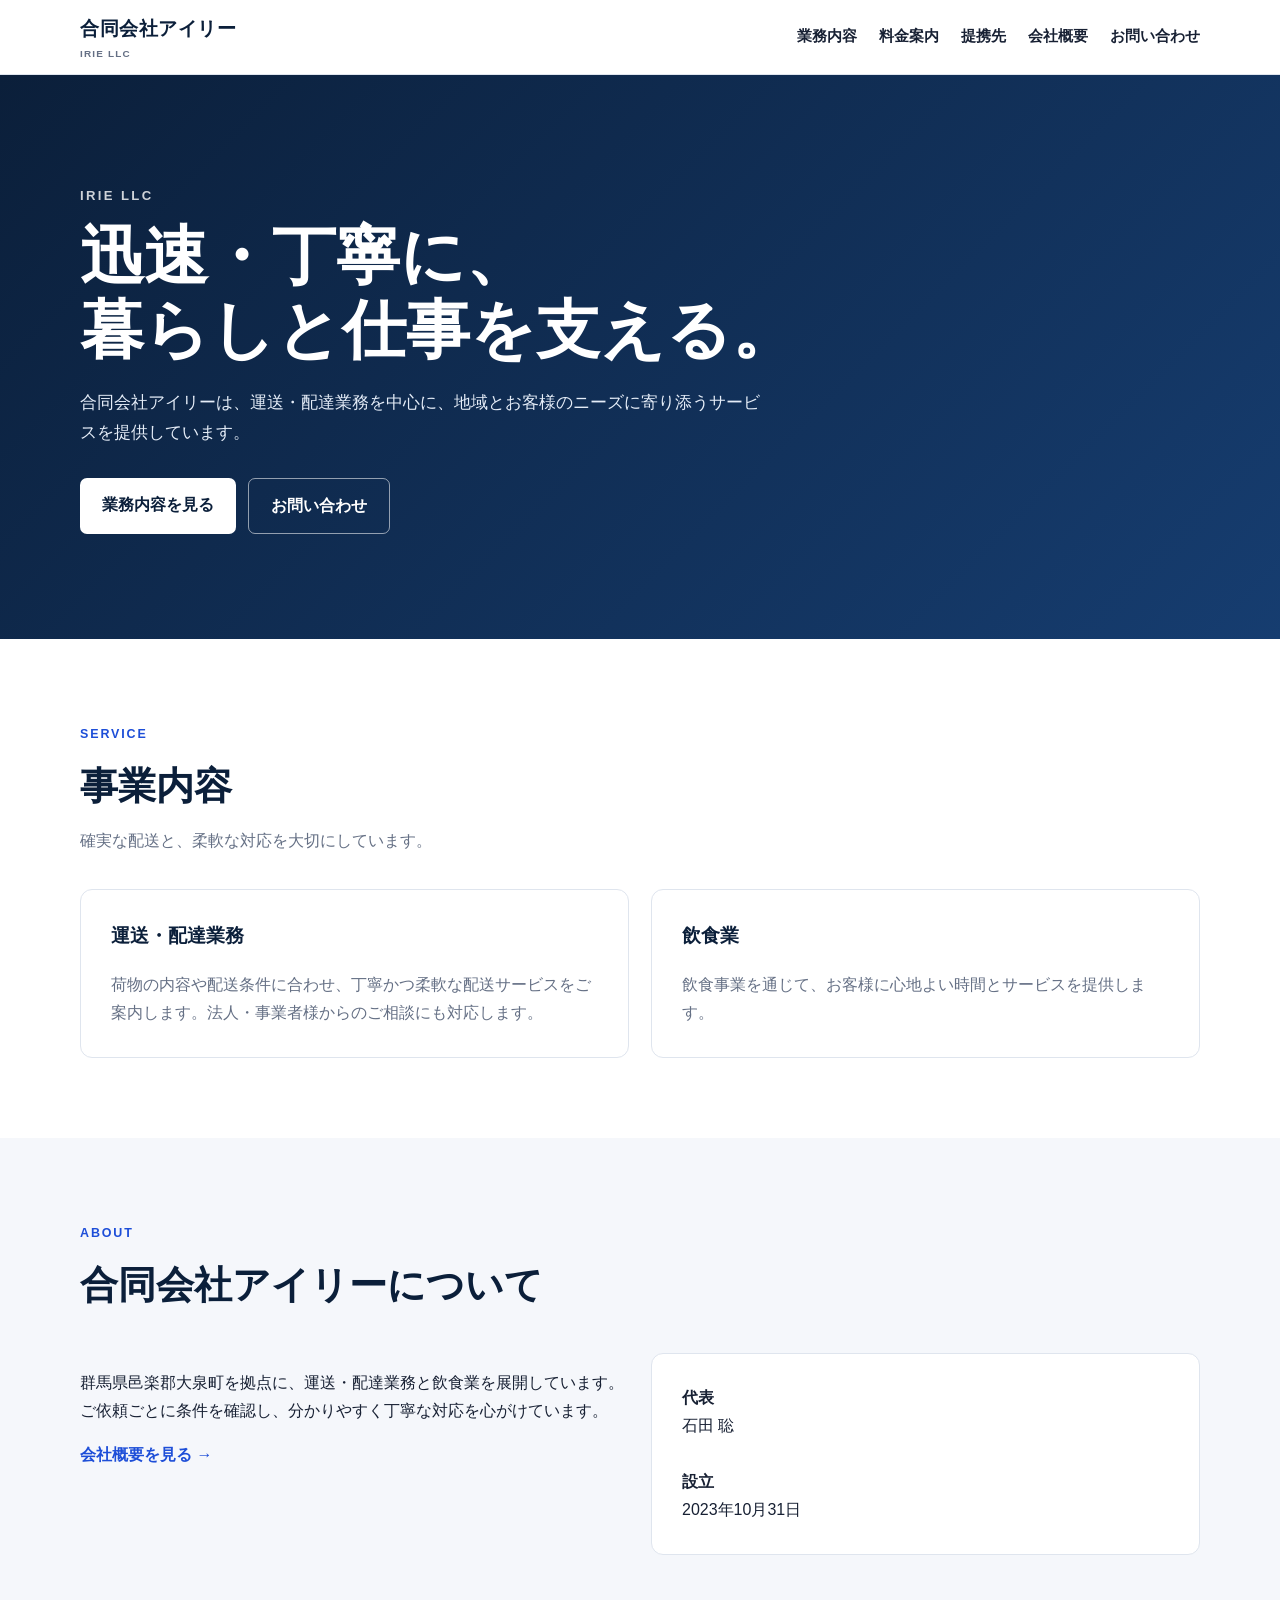
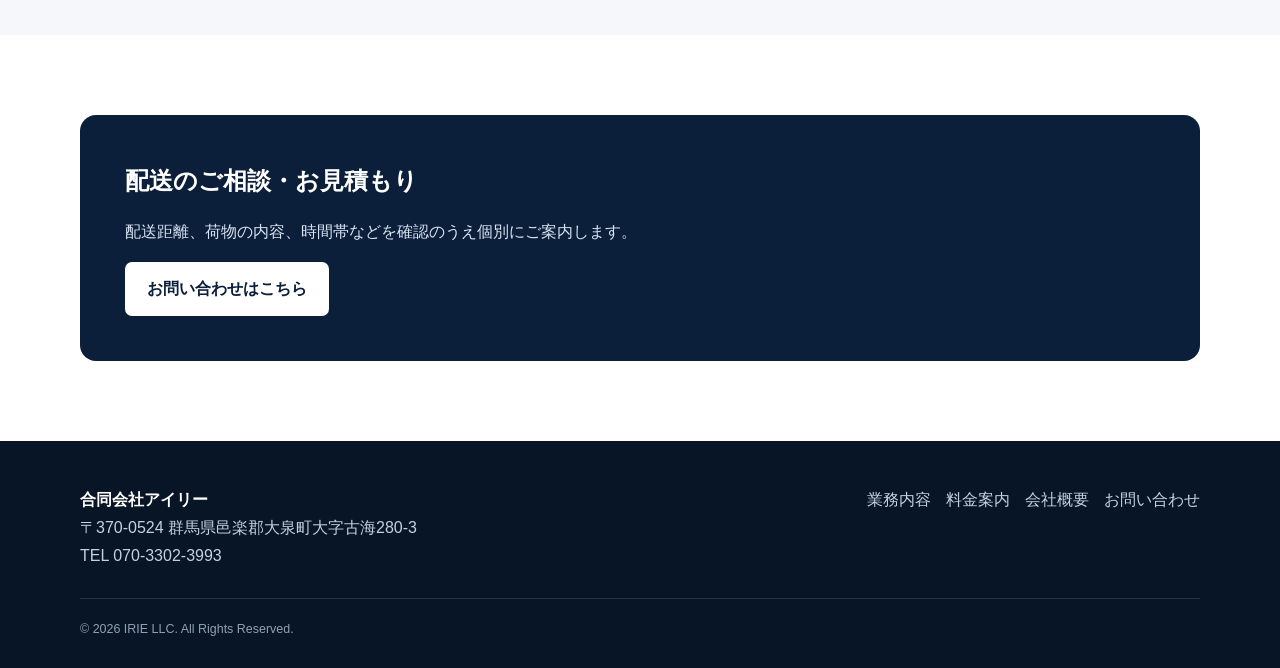
<file: index.html>
<!doctype html><html lang="ja"><head><meta charset="utf-8"><meta name="viewport" content="width=device-width,initial-scale=1"><title>合同会社アイリー｜群馬県大泉町の運送・配達・飲食事業</title><meta name="description" content="群馬県邑楽郡大泉町の合同会社アイリー公式サイト。運送・配達業務を中心に、飲食事業も展開しています。配送のご相談・お見積もりはお気軽にお問い合わせください。"><link rel="canonical" href="https://irie-llc.github.io/irie-llc/"><meta name="robots" content="index,follow"><meta property="og:type" content="website"><meta property="og:locale" content="ja_JP"><meta property="og:site_name" content="合同会社アイリー"><meta property="og:title" content="合同会社アイリー｜群馬県大泉町の運送・配達・飲食事業"><meta property="og:description" content="群馬県邑楽郡大泉町の合同会社アイリー公式サイト。運送・配達業務を中心に、飲食事業も展開しています。配送のご相談・お見積もりはお気軽にお問い合わせください。"><meta property="og:url" content="https://irie-llc.github.io/irie-llc/"><script type="application/ld+json">{"@context":"https://schema.org","@type":"Organization","name":"合同会社アイリー","alternateName":"IRIE LLC","url":"https://irie-llc.github.io/irie-llc/","telephone":"070-3302-3993","foundingDate":"2023-10-31","address":{"@type":"PostalAddress","postalCode":"370-0524","addressRegion":"群馬県","addressLocality":"邑楽郡大泉町","streetAddress":"大字古海280-3","addressCountry":"JP"}}</script><link rel="stylesheet" href="style.css"></head><body><header class="site-header"><div class="container header-inner"><a class="brand" href="index.html">合同会社アイリー<small>IRIE LLC</small></a><button class="menu-btn" aria-label="メニュー">☰</button><nav class="nav"><a href="service.html">業務内容</a><a href="price.html">料金案内</a><a href="partners.html">提携先</a><a href="company.html">会社概要</a><a href="contact.html">お問い合わせ</a></nav></div></header><main><section class="hero"><div class="container"><div class="eyebrow">IRIE LLC</div><h1>迅速・丁寧に、<br>暮らしと仕事を支える。</h1><p>合同会社アイリーは、運送・配達業務を中心に、地域とお客様のニーズに寄り添うサービスを提供しています。</p><div class="buttons"><a class="btn" href="service.html">業務内容を見る</a><a class="btn outline" href="contact.html">お問い合わせ</a></div></div></section><section><div class="container"><div class="section-head"><span>SERVICE</span><h2>事業内容</h2><p>確実な配送と、柔軟な対応を大切にしています。</p></div><div class="grid"><div class="card"><h3>運送・配達業務</h3><p>荷物の内容や配送条件に合わせ、丁寧かつ柔軟な配送サービスをご案内します。法人・事業者様からのご相談にも対応します。</p></div><div class="card"><h3>飲食業</h3><p>飲食事業を通じて、お客様に心地よい時間とサービスを提供します。</p></div></div></div></section><section class="soft"><div class="container"><div class="section-head"><span>ABOUT</span><h2>合同会社アイリーについて</h2></div><div class="grid"><div><p>群馬県邑楽郡大泉町を拠点に、運送・配達業務と飲食業を展開しています。ご依頼ごとに条件を確認し、分かりやすく丁寧な対応を心がけています。</p><a href="company.html" style="color:#1d4ed8;font-weight:700">会社概要を見る →</a></div><div class="card"><strong>代表</strong><br>石田 聡<br><br><strong>設立</strong><br>2023年10月31日</div></div></div></section><section><div class="container"><div class="cta"><h2>配送のご相談・お見積もり</h2><p>配送距離、荷物の内容、時間帯などを確認のうえ個別にご案内します。</p><a class="btn" href="contact.html">お問い合わせはこちら</a></div></div></section></main><footer class="footer"><div class="container"><div class="footer-grid"><div><strong>合同会社アイリー</strong><br>〒370-0524 群馬県邑楽郡大泉町大字古海280-3<br>TEL 070-3302-3993</div><nav><a href="service.html">業務内容</a><a href="price.html">料金案内</a><a href="company.html">会社概要</a><a href="contact.html">お問い合わせ</a></nav></div><div class="copyright">© 2026 IRIE LLC. All Rights Reserved.</div></div></footer><script src="script.js"></script></body></html>
</file>
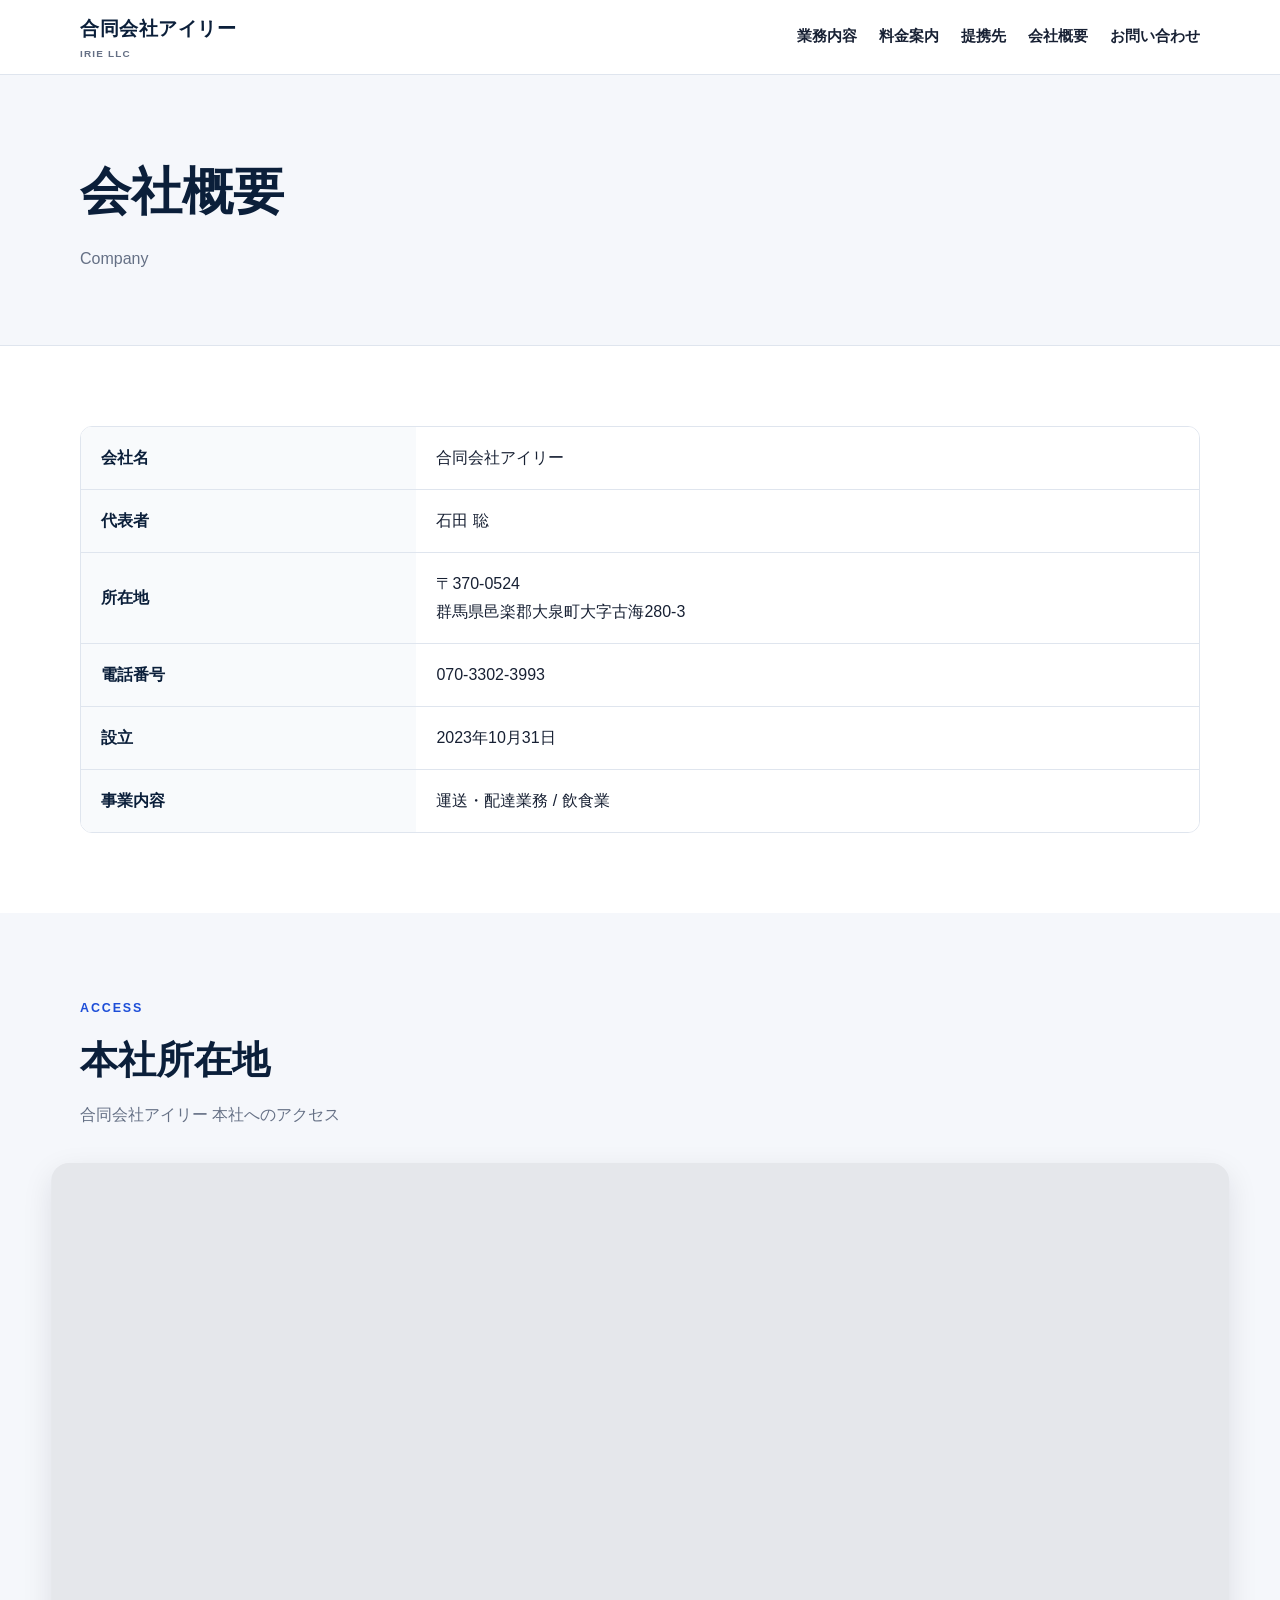
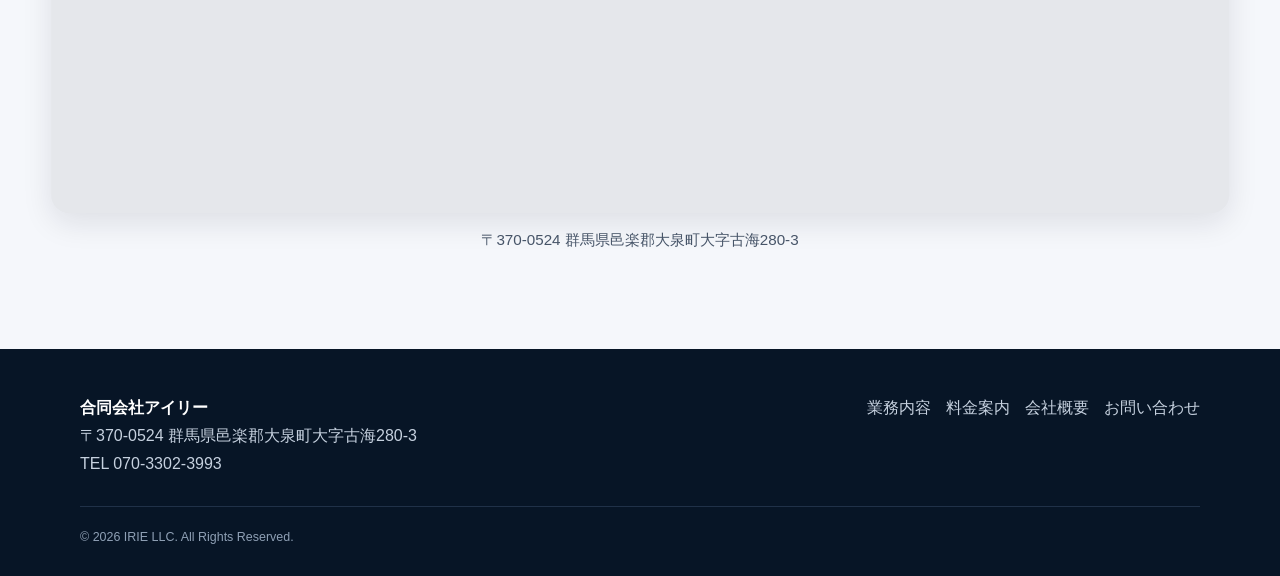
<file: company.html>
<!doctype html><html lang="ja"><head><meta charset="utf-8"><meta name="viewport" content="width=device-width,initial-scale=1"><title>会社概要｜合同会社アイリー｜群馬県邑楽郡大泉町</title><meta name="description" content="合同会社アイリーの会社概要。所在地は群馬県邑楽郡大泉町大字古海280-3。2023年10月設立、運送・配達業務および飲食業を展開しています。"><link rel="canonical" href="https://irie-llc.github.io/irie-llc/company.html"><meta name="robots" content="index,follow"><meta property="og:type" content="website"><meta property="og:locale" content="ja_JP"><meta property="og:site_name" content="合同会社アイリー"><meta property="og:title" content="会社概要｜合同会社アイリー｜群馬県邑楽郡大泉町"><meta property="og:description" content="合同会社アイリーの会社概要。所在地は群馬県邑楽郡大泉町大字古海280-3。2023年10月設立、運送・配達業務および飲食業を展開しています。"><meta property="og:url" content="https://irie-llc.github.io/irie-llc/company.html"><script type="application/ld+json">{"@context":"https://schema.org","@type":"Organization","name":"合同会社アイリー","alternateName":"IRIE LLC","url":"https://irie-llc.github.io/irie-llc/","telephone":"070-3302-3993","foundingDate":"2023-10-31","address":{"@type":"PostalAddress","postalCode":"370-0524","addressRegion":"群馬県","addressLocality":"邑楽郡大泉町","streetAddress":"大字古海280-3","addressCountry":"JP"}}</script><link rel="stylesheet" href="style.css"></head><body><header class="site-header"><div class="container header-inner"><a class="brand" href="index.html">合同会社アイリー<small>IRIE LLC</small></a><button class="menu-btn" aria-label="メニュー">☰</button><nav class="nav"><a href="service.html">業務内容</a><a href="price.html">料金案内</a><a href="partners.html">提携先</a><a href="company.html">会社概要</a><a href="contact.html">お問い合わせ</a></nav></div></header><main><div class="page-hero"><div class="container"><h1>会社概要</h1><p>Company</p></div></div><section><div class="container"><div class="table-wrap"><table><tr><th>会社名</th><td>合同会社アイリー</td></tr><tr><th>代表者</th><td>石田 聡</td></tr><tr><th>所在地</th><td>〒370-0524<br>群馬県邑楽郡大泉町大字古海280-3</td></tr><tr><th>電話番号</th><td><a href="tel:07033023993">070-3302-3993</a></td></tr><tr><th>設立</th><td>2023年10月31日</td></tr><tr><th>事業内容</th><td>運送・配達業務 / 飲食業</td></tr></table></div></div></section><section class="soft"><div class="container"><div class="section-head"><span>ACCESS</span><h2>本社所在地</h2><p>合同会社アイリー 本社へのアクセス</p></div><div class="map-wrap"><iframe src="https://www.google.com/maps?q=%E7%BE%A4%E9%A6%AC%E7%9C%8C%E9%82%91%E6%A5%BD%E9%83%A1%E5%A4%A7%E6%B3%89%E7%94%BA%E5%A4%A7%E5%AD%97%E5%8F%A4%E6%B5%B7280-3&output=embed" title="合同会社アイリー 本社所在地 Googleマップ" loading="lazy" referrerpolicy="no-referrer-when-downgrade" allowfullscreen></iframe></div><p class="map-address">〒370-0524 群馬県邑楽郡大泉町大字古海280-3</p></div></section></main><footer class="footer"><div class="container"><div class="footer-grid"><div><strong>合同会社アイリー</strong><br>〒370-0524 群馬県邑楽郡大泉町大字古海280-3<br>TEL 070-3302-3993</div><nav><a href="service.html">業務内容</a><a href="price.html">料金案内</a><a href="company.html">会社概要</a><a href="contact.html">お問い合わせ</a></nav></div><div class="copyright">© 2026 IRIE LLC. All Rights Reserved.</div></div></footer><script src="script.js"></script></body></html>
</file>
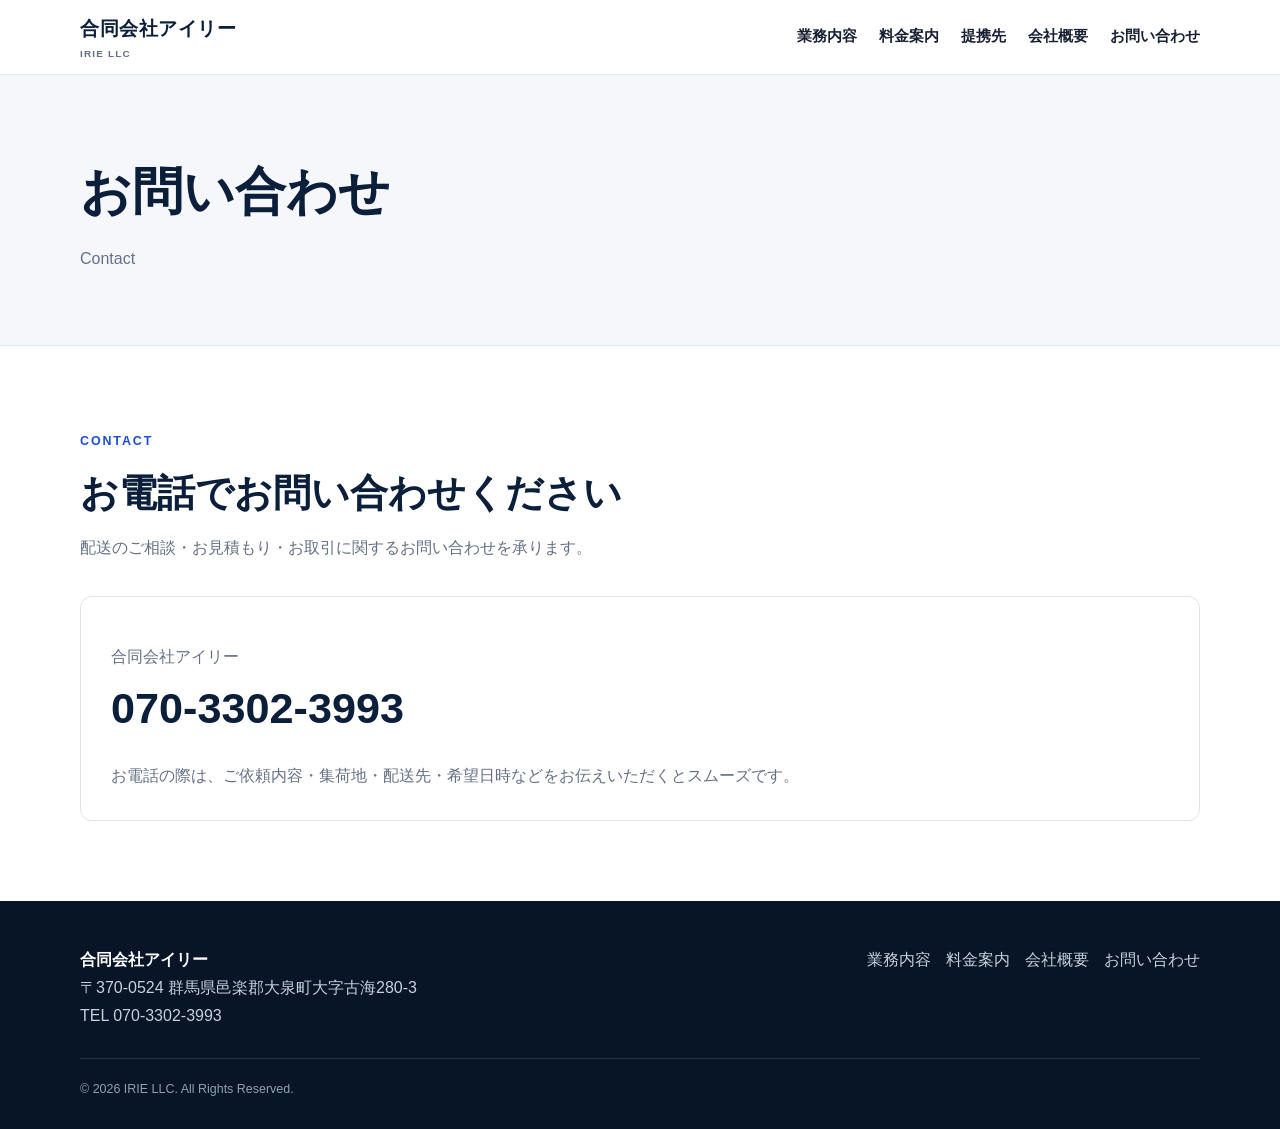
<file: contact.html>
<!doctype html><html lang="ja"><head><meta charset="utf-8"><meta name="viewport" content="width=device-width,initial-scale=1"><title>お問い合わせ｜合同会社アイリー</title><meta name="description" content="合同会社アイリーへのお問い合わせ。運送・配達のご相談、お見積もり、事業に関するお問い合わせはこちらから。"><link rel="canonical" href="https://irie-llc.github.io/irie-llc/contact.html"><meta name="robots" content="index,follow"><meta property="og:type" content="website"><meta property="og:locale" content="ja_JP"><meta property="og:site_name" content="合同会社アイリー"><meta property="og:title" content="お問い合わせ｜合同会社アイリー"><meta property="og:description" content="合同会社アイリーへのお問い合わせ。運送・配達のご相談、お見積もり、事業に関するお問い合わせはこちらから。"><meta property="og:url" content="https://irie-llc.github.io/irie-llc/contact.html"><script type="application/ld+json">{"@context":"https://schema.org","@type":"Organization","name":"合同会社アイリー","alternateName":"IRIE LLC","url":"https://irie-llc.github.io/irie-llc/","telephone":"070-3302-3993","foundingDate":"2023-10-31","address":{"@type":"PostalAddress","postalCode":"370-0524","addressRegion":"群馬県","addressLocality":"邑楽郡大泉町","streetAddress":"大字古海280-3","addressCountry":"JP"}}</script><link rel="stylesheet" href="style.css"></head><body><header class="site-header"><div class="container header-inner"><a class="brand" href="index.html">合同会社アイリー<small>IRIE LLC</small></a><button class="menu-btn" aria-label="メニュー">☰</button><nav class="nav"><a href="service.html">業務内容</a><a href="price.html">料金案内</a><a href="partners.html">提携先</a><a href="company.html">会社概要</a><a href="contact.html">お問い合わせ</a></nav></div></header><main><div class="page-hero"><div class="container"><h1>お問い合わせ</h1><p>Contact</p></div></div><section><div class="container"><div class="section-head"><span>CONTACT</span><h2>お電話でお問い合わせください</h2><p>配送のご相談・お見積もり・お取引に関するお問い合わせを承ります。</p></div><div class="card"><p>合同会社アイリー</p><a class="tel" href="tel:07033023993">070-3302-3993</a><p>お電話の際は、ご依頼内容・集荷地・配送先・希望日時などをお伝えいただくとスムーズです。</p></div></div></section></main><footer class="footer"><div class="container"><div class="footer-grid"><div><strong>合同会社アイリー</strong><br>〒370-0524 群馬県邑楽郡大泉町大字古海280-3<br>TEL 070-3302-3993</div><nav><a href="service.html">業務内容</a><a href="price.html">料金案内</a><a href="company.html">会社概要</a><a href="contact.html">お問い合わせ</a></nav></div><div class="copyright">© 2026 IRIE LLC. All Rights Reserved.</div></div></footer><script src="script.js"></script></body></html>
</file>
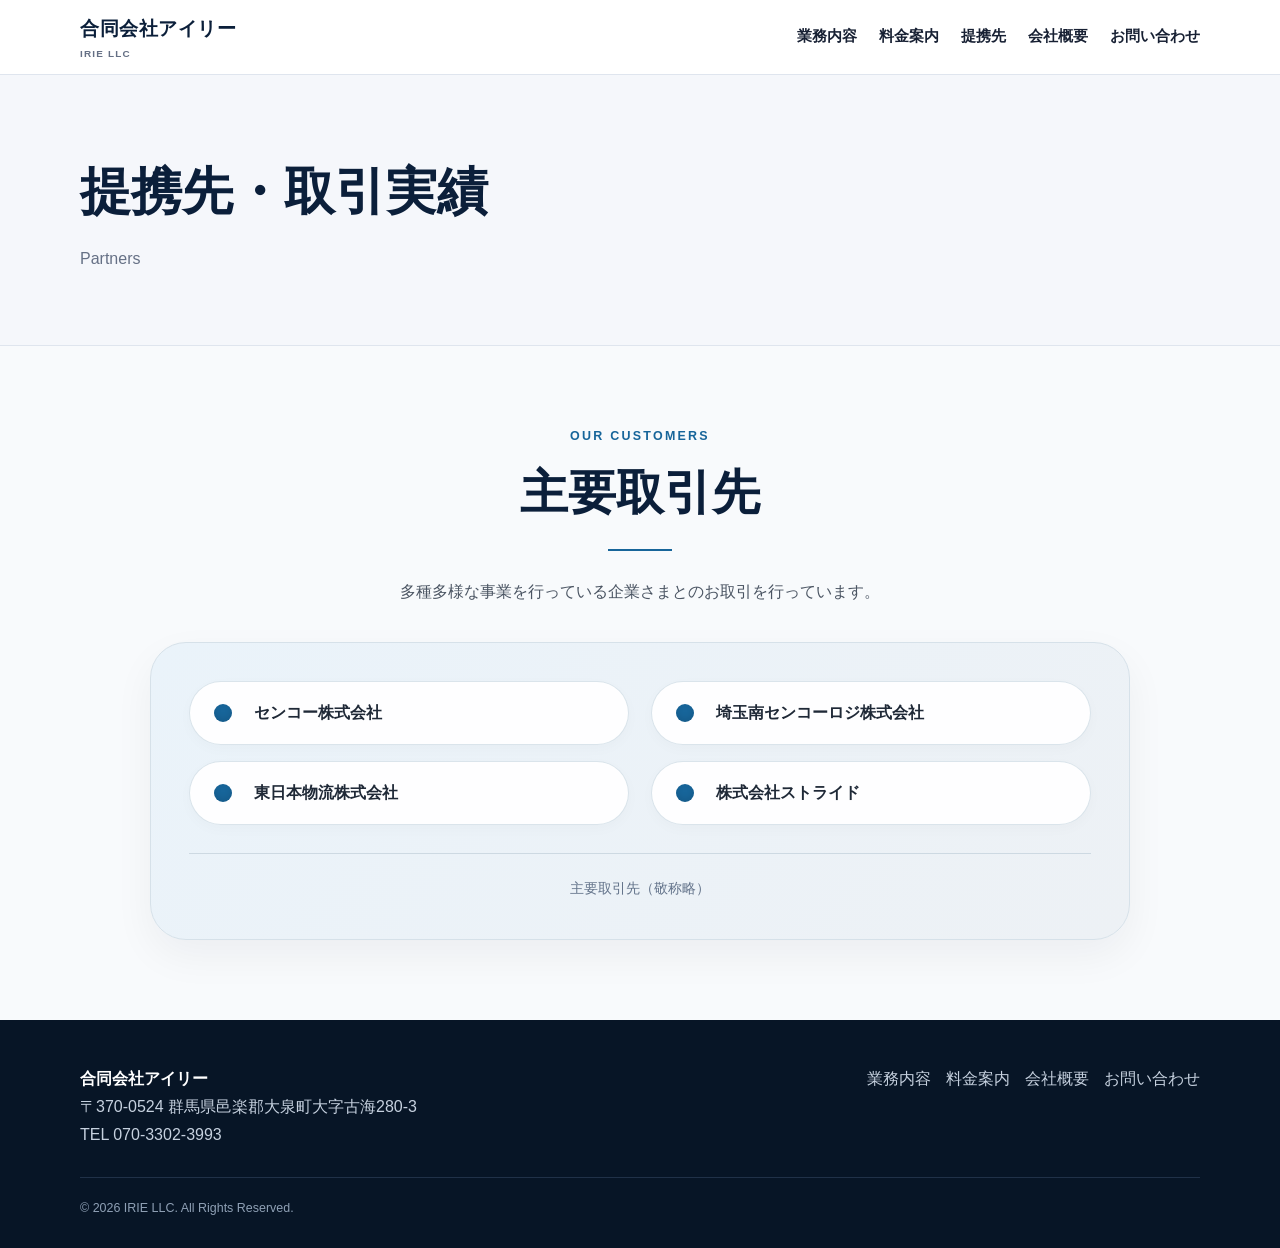
<file: partners.html>
<!doctype html><html lang="ja"><head><meta charset="utf-8"><meta name="viewport" content="width=device-width,initial-scale=1"><title>提携先・取引実績｜合同会社アイリー</title><meta name="description" content="合同会社アイリーの提携先・取引実績についてご案内します。法人・事業者様からの配送に関するご相談も承ります。"><link rel="canonical" href="https://irie-llc.github.io/irie-llc/partners.html"><meta name="robots" content="index,follow"><meta property="og:type" content="website"><meta property="og:locale" content="ja_JP"><meta property="og:site_name" content="合同会社アイリー"><meta property="og:title" content="提携先・取引実績｜合同会社アイリー"><meta property="og:description" content="合同会社アイリーの提携先・取引実績についてご案内します。法人・事業者様からの配送に関するご相談も承ります。"><meta property="og:url" content="https://irie-llc.github.io/irie-llc/partners.html"><script type="application/ld+json">{"@context":"https://schema.org","@type":"Organization","name":"合同会社アイリー","alternateName":"IRIE LLC","url":"https://irie-llc.github.io/irie-llc/","telephone":"070-3302-3993","foundingDate":"2023-10-31","address":{"@type":"PostalAddress","postalCode":"370-0524","addressRegion":"群馬県","addressLocality":"邑楽郡大泉町","streetAddress":"大字古海280-3","addressCountry":"JP"}}</script><link rel="stylesheet" href="style.css"></head><body><header class="site-header"><div class="container header-inner"><a class="brand" href="index.html">合同会社アイリー<small>IRIE LLC</small></a><button class="menu-btn" aria-label="メニュー">☰</button><nav class="nav"><a href="service.html">業務内容</a><a href="price.html">料金案内</a><a href="partners.html">提携先</a><a href="company.html">会社概要</a><a href="contact.html">お問い合わせ</a></nav></div></header><main><div class="page-hero"><div class="container"><h1>提携先・取引実績</h1><p>Partners</p></div></div><section class="partners-section"><div class="container"><div class="partners-title"><span>OUR CUSTOMERS</span><h2>主要取引先</h2><p>多種多様な事業を行っている企業さまとのお取引を行っています。</p></div><div class="partners-panel"><ul class="partner-list"><li>センコー株式会社</li><li>埼玉南センコーロジ株式会社</li><li>東日本物流株式会社</li><li>株式会社ストライド</li></ul><p class="partners-caption">主要取引先（敬称略）</p></div></div></section></main><footer class="footer"><div class="container"><div class="footer-grid"><div><strong>合同会社アイリー</strong><br>〒370-0524 群馬県邑楽郡大泉町大字古海280-3<br>TEL 070-3302-3993</div><nav><a href="service.html">業務内容</a><a href="price.html">料金案内</a><a href="company.html">会社概要</a><a href="contact.html">お問い合わせ</a></nav></div><div class="copyright">© 2026 IRIE LLC. All Rights Reserved.</div></div></footer><script src="script.js"></script></body></html>
</file>
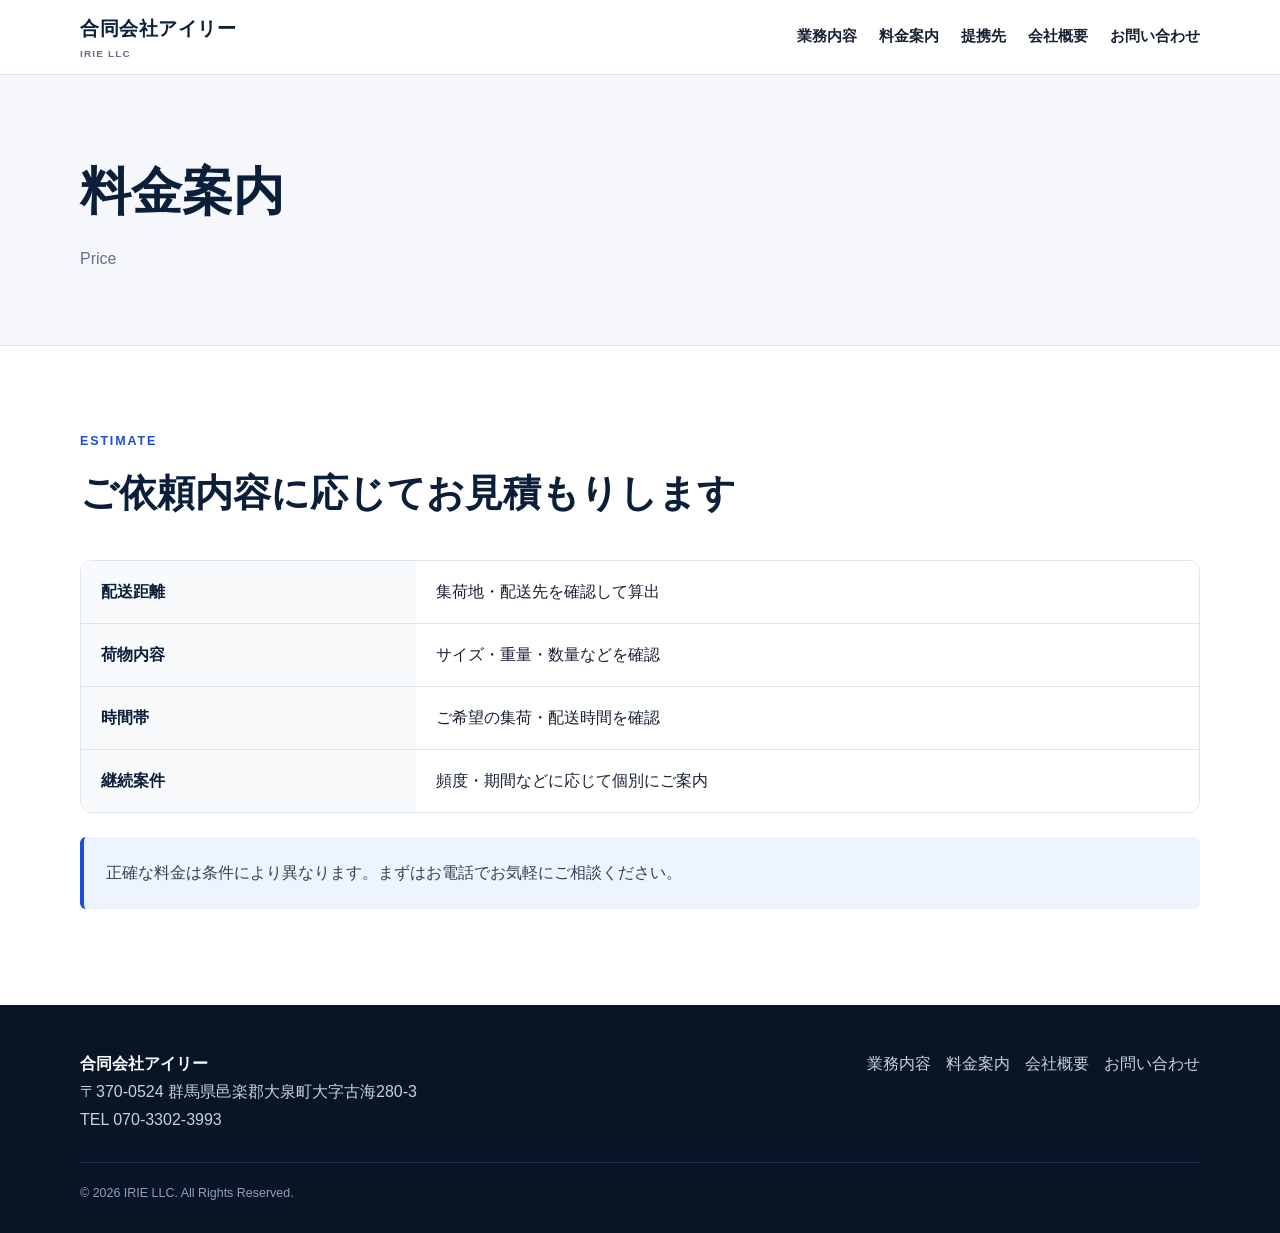
<file: price.html>
<!doctype html><html lang="ja"><head><meta charset="utf-8"><meta name="viewport" content="width=device-width,initial-scale=1"><title>料金案内｜運送・配達サービス｜合同会社アイリー</title><meta name="description" content="合同会社アイリーの料金案内。配送距離、荷物の内容、時間帯などの条件を確認し、個別にお見積もりをご案内します。"><link rel="canonical" href="https://irie-llc.github.io/irie-llc/price.html"><meta name="robots" content="index,follow"><meta property="og:type" content="website"><meta property="og:locale" content="ja_JP"><meta property="og:site_name" content="合同会社アイリー"><meta property="og:title" content="料金案内｜運送・配達サービス｜合同会社アイリー"><meta property="og:description" content="合同会社アイリーの料金案内。配送距離、荷物の内容、時間帯などの条件を確認し、個別にお見積もりをご案内します。"><meta property="og:url" content="https://irie-llc.github.io/irie-llc/price.html"><script type="application/ld+json">{"@context":"https://schema.org","@type":"Organization","name":"合同会社アイリー","alternateName":"IRIE LLC","url":"https://irie-llc.github.io/irie-llc/","telephone":"070-3302-3993","foundingDate":"2023-10-31","address":{"@type":"PostalAddress","postalCode":"370-0524","addressRegion":"群馬県","addressLocality":"邑楽郡大泉町","streetAddress":"大字古海280-3","addressCountry":"JP"}}</script><link rel="stylesheet" href="style.css"></head><body><header class="site-header"><div class="container header-inner"><a class="brand" href="index.html">合同会社アイリー<small>IRIE LLC</small></a><button class="menu-btn" aria-label="メニュー">☰</button><nav class="nav"><a href="service.html">業務内容</a><a href="price.html">料金案内</a><a href="partners.html">提携先</a><a href="company.html">会社概要</a><a href="contact.html">お問い合わせ</a></nav></div></header><main><div class="page-hero"><div class="container"><h1>料金案内</h1><p>Price</p></div></div><section><div class="container"><div class="section-head"><span>ESTIMATE</span><h2>ご依頼内容に応じてお見積もりします</h2></div><div class="table-wrap"><table><tr><th>配送距離</th><td>集荷地・配送先を確認して算出</td></tr><tr><th>荷物内容</th><td>サイズ・重量・数量などを確認</td></tr><tr><th>時間帯</th><td>ご希望の集荷・配送時間を確認</td></tr><tr><th>継続案件</th><td>頻度・期間などに応じて個別にご案内</td></tr></table></div><p class="notice" style="margin-top:24px">正確な料金は条件により異なります。まずはお電話でお気軽にご相談ください。</p></div></section></main><footer class="footer"><div class="container"><div class="footer-grid"><div><strong>合同会社アイリー</strong><br>〒370-0524 群馬県邑楽郡大泉町大字古海280-3<br>TEL 070-3302-3993</div><nav><a href="service.html">業務内容</a><a href="price.html">料金案内</a><a href="company.html">会社概要</a><a href="contact.html">お問い合わせ</a></nav></div><div class="copyright">© 2026 IRIE LLC. All Rights Reserved.</div></div></footer><script src="script.js"></script></body></html>
</file>
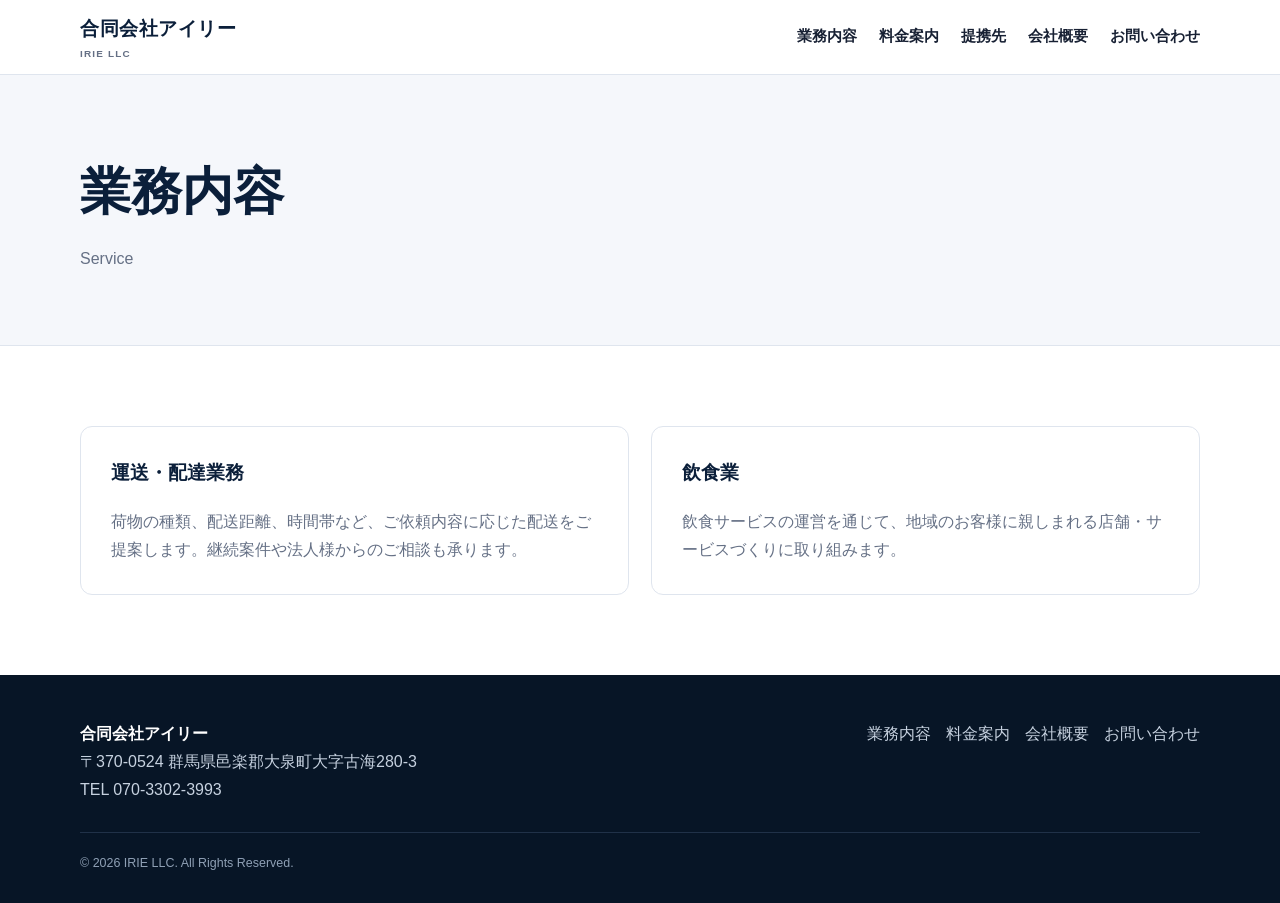
<file: service.html>
<!doctype html><html lang="ja"><head><meta charset="utf-8"><meta name="viewport" content="width=device-width,initial-scale=1"><title>業務内容｜運送・配達・飲食事業｜合同会社アイリー</title><meta name="description" content="合同会社アイリーの業務内容。群馬県邑楽郡大泉町を拠点に、運送・配達業務と飲食事業を展開しています。"><link rel="canonical" href="https://irie-llc.github.io/irie-llc/service.html"><meta name="robots" content="index,follow"><meta property="og:type" content="website"><meta property="og:locale" content="ja_JP"><meta property="og:site_name" content="合同会社アイリー"><meta property="og:title" content="業務内容｜運送・配達・飲食事業｜合同会社アイリー"><meta property="og:description" content="合同会社アイリーの業務内容。群馬県邑楽郡大泉町を拠点に、運送・配達業務と飲食事業を展開しています。"><meta property="og:url" content="https://irie-llc.github.io/irie-llc/service.html"><script type="application/ld+json">{"@context":"https://schema.org","@type":"Organization","name":"合同会社アイリー","alternateName":"IRIE LLC","url":"https://irie-llc.github.io/irie-llc/","telephone":"070-3302-3993","foundingDate":"2023-10-31","address":{"@type":"PostalAddress","postalCode":"370-0524","addressRegion":"群馬県","addressLocality":"邑楽郡大泉町","streetAddress":"大字古海280-3","addressCountry":"JP"}}</script><link rel="stylesheet" href="style.css"></head><body><header class="site-header"><div class="container header-inner"><a class="brand" href="index.html">合同会社アイリー<small>IRIE LLC</small></a><button class="menu-btn" aria-label="メニュー">☰</button><nav class="nav"><a href="service.html">業務内容</a><a href="price.html">料金案内</a><a href="partners.html">提携先</a><a href="company.html">会社概要</a><a href="contact.html">お問い合わせ</a></nav></div></header><main><div class="page-hero"><div class="container"><h1>業務内容</h1><p>Service</p></div></div><section><div class="container"><div class="grid"><div class="card"><h3>運送・配達業務</h3><p>荷物の種類、配送距離、時間帯など、ご依頼内容に応じた配送をご提案します。継続案件や法人様からのご相談も承ります。</p></div><div class="card"><h3>飲食業</h3><p>飲食サービスの運営を通じて、地域のお客様に親しまれる店舗・サービスづくりに取り組みます。</p></div></div></div></section></main><footer class="footer"><div class="container"><div class="footer-grid"><div><strong>合同会社アイリー</strong><br>〒370-0524 群馬県邑楽郡大泉町大字古海280-3<br>TEL 070-3302-3993</div><nav><a href="service.html">業務内容</a><a href="price.html">料金案内</a><a href="company.html">会社概要</a><a href="contact.html">お問い合わせ</a></nav></div><div class="copyright">© 2026 IRIE LLC. All Rights Reserved.</div></div></footer><script src="script.js"></script></body></html>
</file>
<file: style.css>
:root{--navy:#0b1f3a;--blue:#1d4ed8;--light:#f5f7fb;--text:#172033;--muted:#657085;--white:#fff;--line:#dfe5ee;--max:1120px}*{box-sizing:border-box}html{scroll-behavior:smooth}body{margin:0;font-family:-apple-system,BlinkMacSystemFont,"Segoe UI","Noto Sans JP",sans-serif;color:var(--text);line-height:1.75;background:#fff}a{color:inherit;text-decoration:none}.container{width:min(calc(100% - 40px),var(--max));margin:auto}.site-header{position:sticky;top:0;z-index:20;background:rgba(255,255,255,.96);border-bottom:1px solid var(--line);backdrop-filter:blur(8px)}.header-inner{height:74px;display:flex;align-items:center;justify-content:space-between}.brand{font-weight:800;font-size:1.2rem;color:var(--navy);letter-spacing:.03em}.brand small{display:block;font-size:.62rem;color:var(--muted);font-weight:600;letter-spacing:.12em}.nav{display:flex;gap:22px;align-items:center;font-size:.92rem;font-weight:650}.nav a:hover{color:var(--blue)}.menu-btn{display:none;border:0;background:none;font-size:1.5rem}.hero{background:linear-gradient(135deg,var(--navy),#163d70);color:#fff;padding:110px 0 105px}.hero .eyebrow{font-size:.82rem;letter-spacing:.18em;font-weight:700;opacity:.8}.hero h1{font-size:clamp(2.25rem,5vw,4.6rem);line-height:1.15;margin:12px 0 20px;max-width:850px}.hero p{max-width:680px;font-size:1.08rem;color:#e5edf8}.buttons{display:flex;gap:12px;flex-wrap:wrap;margin-top:30px}.btn{display:inline-block;padding:13px 22px;border-radius:7px;background:#fff;color:var(--navy);font-weight:750}.btn.outline{background:transparent;color:#fff;border:1px solid rgba(255,255,255,.55)}section{padding:80px 0}.section-head{margin-bottom:34px}.section-head span{color:var(--blue);font-size:.78rem;font-weight:800;letter-spacing:.15em}.section-head h2{font-size:clamp(1.8rem,3vw,2.6rem);margin:5px 0 8px;color:var(--navy)}.section-head p{color:var(--muted);margin:0}.grid{display:grid;grid-template-columns:repeat(2,1fr);gap:22px}.card{padding:30px;border:1px solid var(--line);border-radius:12px;background:#fff}.card h3{margin-top:0;color:var(--navy)}.card p{color:var(--muted);margin-bottom:0}.soft{background:var(--light)}.table-wrap{overflow-x:auto;border:1px solid var(--line);border-radius:12px}table{width:100%;border-collapse:collapse;background:#fff}th,td{padding:17px 20px;text-align:left;border-bottom:1px solid var(--line)}th{width:30%;background:#f8fafc;color:var(--navy)}tr:last-child th,tr:last-child td{border-bottom:0}.notice{padding:22px;border-left:4px solid var(--blue);background:#eef4ff;border-radius:6px;color:#334155}.cta{background:var(--navy);color:#fff;border-radius:16px;padding:45px}.cta h2{margin:0 0 10px}.cta p{color:#d9e4f3}.page-hero{padding:72px 0;background:var(--light);border-bottom:1px solid var(--line)}.page-hero h1{font-size:clamp(2rem,4vw,3.2rem);margin:0;color:var(--navy)}.page-hero p{color:var(--muted);margin:8px 0 0}.footer{background:#071526;color:#c6d1df;padding:45px 0 28px}.footer strong{color:#fff}.footer-grid{display:flex;justify-content:space-between;gap:30px;flex-wrap:wrap}.footer nav{display:flex;gap:15px;flex-wrap:wrap}.copyright{border-top:1px solid #203148;margin-top:28px;padding-top:20px;font-size:.78rem;color:#8fa0b5}.tel{font-size:clamp(1.7rem,4vw,2.7rem);font-weight:800;color:var(--navy)}@media(max-width:800px){.nav{display:none;position:absolute;top:74px;left:0;right:0;background:#fff;padding:20px;flex-direction:column;border-bottom:1px solid var(--line)}.nav.open{display:flex}.menu-btn{display:block}.hero{padding:80px 0}.grid{grid-template-columns:1fr}section{padding:60px 0}.container{width:min(calc(100% - 28px),var(--max))}.cta{padding:30px 24px}th,td{padding:14px}th{width:38%}}

/* Google Map */
.map-wrap{width:100%;height:420px;border-radius:18px;overflow:hidden;box-shadow:0 10px 30px rgba(15,23,42,.10);background:#e5e7eb}
.map-wrap iframe{width:100%;height:100%;border:0;display:block}
.map-address{margin-top:14px;font-size:.95rem;color:#475569}
@media (max-width:640px){.map-wrap{height:320px}}

/* Partners */
.partners-section{background:#f8fafc}
.partners-title{text-align:center;margin-bottom:36px}
.partners-title span{display:block;color:#17659a;font-size:.78rem;font-weight:850;letter-spacing:.18em;margin-bottom:4px}
.partners-title h2{margin:0;color:var(--navy);font-size:clamp(2rem,4vw,3rem)}
.partners-title h2:after{content:"";display:block;width:64px;height:2px;margin:14px auto 0;background:#17659a}
.partners-title p{margin:26px auto 0;color:#4b5563;font-size:1.02rem}
.partners-panel{max-width:980px;margin:0 auto;padding:38px;background:linear-gradient(135deg,#eaf3fa,#edf1f5);border:1px solid #d6e1e9;border-radius:36px;box-shadow:0 16px 40px rgba(15,23,42,.05)}
.partner-list{list-style:none;margin:0;padding:0;display:grid;grid-template-columns:repeat(2,minmax(0,1fr));gap:16px 22px}
.partner-list li{position:relative;display:flex;align-items:center;min-height:64px;padding:15px 22px 15px 64px;background:rgba(255,255,255,.92);border:1px solid rgba(214,225,233,.9);border-radius:999px;color:#1f2937;font-weight:700;font-size:1rem;box-shadow:0 4px 14px rgba(15,23,42,.025)}
.partner-list li:before{content:"";position:absolute;left:24px;width:18px;height:18px;border-radius:50%;background:#17659a;box-shadow:inset 0 -3px 6px rgba(0,0,0,.10)}
.partners-caption{text-align:center;margin:28px 0 0;padding-top:22px;border-top:1px solid #cdd9e2;color:#64748b;font-size:.9rem}
@media(max-width:800px){.partners-panel{padding:24px;border-radius:26px}.partner-list{grid-template-columns:1fr}.partner-list li{min-height:58px;padding:13px 18px 13px 54px}.partner-list li:before{left:20px;width:16px;height:16px}.partners-title p{font-size:.95rem}}

/* Larger centered Google Map */
.map-wrap{width:min(92vw,1400px);height:650px;margin-left:50%;transform:translateX(-50%);}
.map-address{text-align:center}
@media (max-width:800px){.map-wrap{width:min(94vw,900px);height:460px}}
@media (max-width:640px){.map-wrap{width:94vw;height:380px}}
</file>
